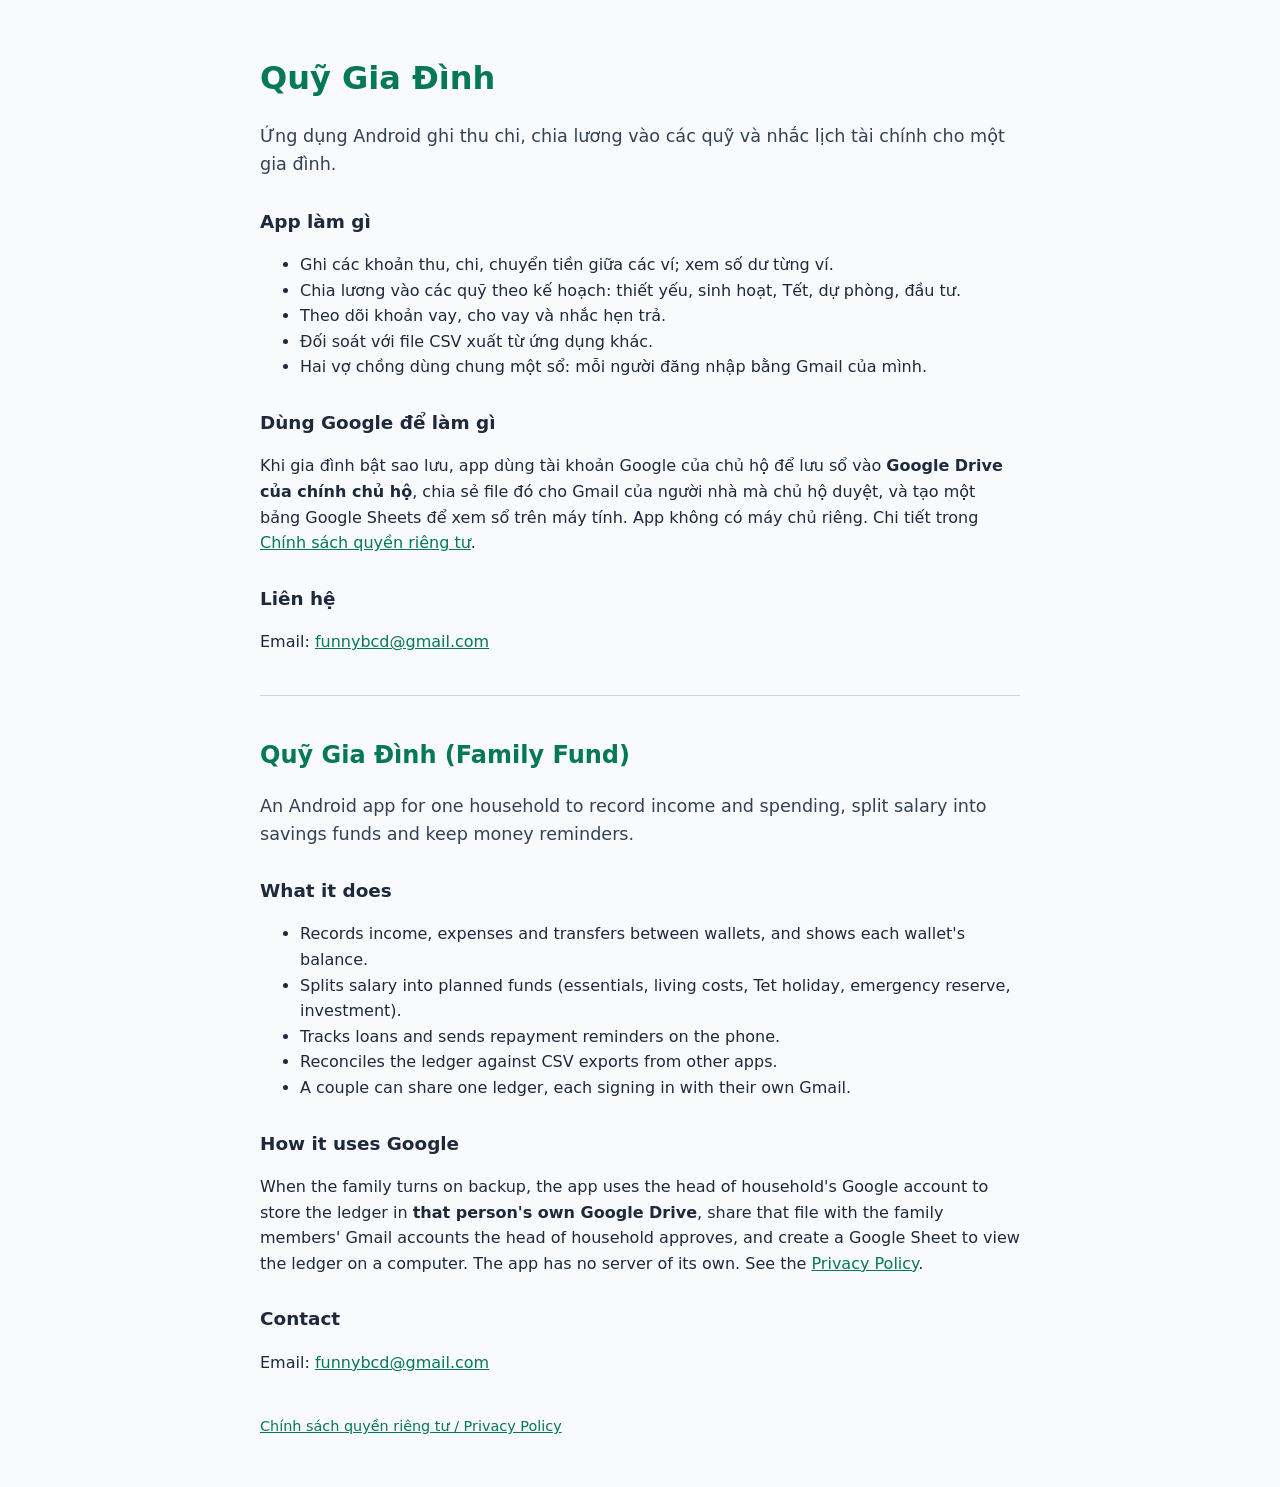
<file: index.html>
<!DOCTYPE html>
<html lang="vi">
<head>
  <meta charset="utf-8">
  <meta name="viewport" content="width=device-width, initial-scale=1">
  <title>Quỹ Gia Đình – Sổ thu chi gia đình</title>
  <meta name="description" content="Quỹ Gia Đình: ứng dụng Android ghi thu chi và chia quỹ cho một gia đình, sao lưu vào Google Drive của chính gia đình.">
  <link rel="stylesheet" href="style.css">
</head>
<body>
  <main>
    <h1>Quỹ Gia Đình</h1>
    <p class="lead">Ứng dụng Android ghi thu chi, chia lương vào các quỹ và nhắc lịch tài chính cho một gia đình.</p>

    <h2>App làm gì</h2>
    <ul>
      <li>Ghi các khoản thu, chi, chuyển tiền giữa các ví; xem số dư từng ví.</li>
      <li>Chia lương vào các quỹ theo kế hoạch: thiết yếu, sinh hoạt, Tết, dự phòng, đầu tư.</li>
      <li>Theo dõi khoản vay, cho vay và nhắc hẹn trả.</li>
      <li>Đối soát với file CSV xuất từ ứng dụng khác.</li>
      <li>Hai vợ chồng dùng chung một sổ: mỗi người đăng nhập bằng Gmail của mình.</li>
    </ul>

    <h2>Dùng Google để làm gì</h2>
    <p>
      Khi gia đình bật sao lưu, app dùng tài khoản Google của chủ hộ để lưu sổ vào
      <strong>Google Drive của chính chủ hộ</strong>, chia sẻ file đó cho Gmail của người nhà mà chủ hộ duyệt,
      và tạo một bảng Google Sheets để xem sổ trên máy tính. App không có máy chủ riêng.
      Chi tiết trong <a href="privacy.html">Chính sách quyền riêng tư</a>.
    </p>

    <h2>Liên hệ</h2>
    <p>Email: <a href="mailto:funnybcd@gmail.com">funnybcd@gmail.com</a></p>

    <hr>

    <section lang="en">
      <h1>Quỹ Gia Đình (Family Fund)</h1>
      <p class="lead">An Android app for one household to record income and spending, split salary into savings funds and keep money reminders.</p>
      <h2>What it does</h2>
      <ul>
        <li>Records income, expenses and transfers between wallets, and shows each wallet's balance.</li>
        <li>Splits salary into planned funds (essentials, living costs, Tet holiday, emergency reserve, investment).</li>
        <li>Tracks loans and sends repayment reminders on the phone.</li>
        <li>Reconciles the ledger against CSV exports from other apps.</li>
        <li>A couple can share one ledger, each signing in with their own Gmail.</li>
      </ul>
      <h2>How it uses Google</h2>
      <p>
        When the family turns on backup, the app uses the head of household's Google account to store the ledger
        in <strong>that person's own Google Drive</strong>, share that file with the family members' Gmail accounts
        the head of household approves, and create a Google Sheet to view the ledger on a computer.
        The app has no server of its own. See the <a href="privacy.html">Privacy Policy</a>.
      </p>
      <h2>Contact</h2>
      <p>Email: <a href="mailto:funnybcd@gmail.com">funnybcd@gmail.com</a></p>
    </section>

    <footer><a href="privacy.html">Chính sách quyền riêng tư / Privacy Policy</a></footer>
  </main>
</body>
</html>
</file>
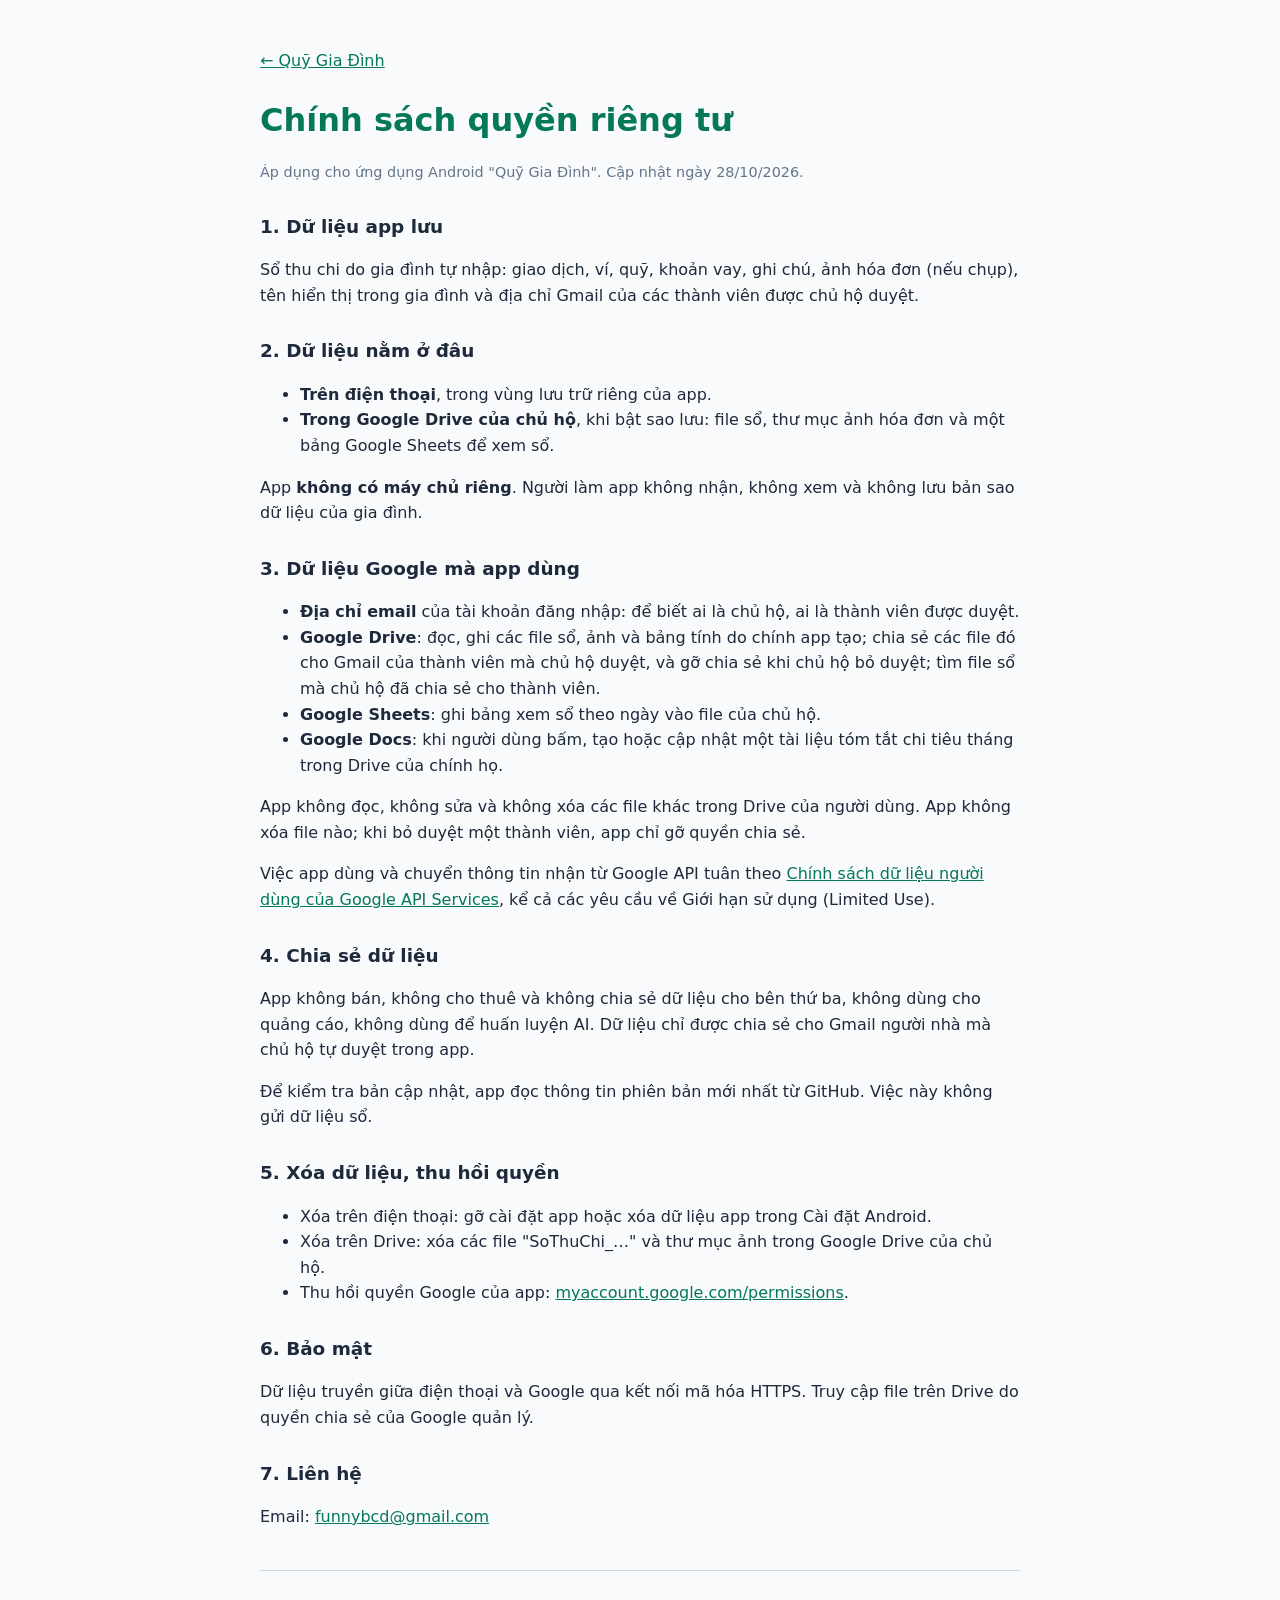
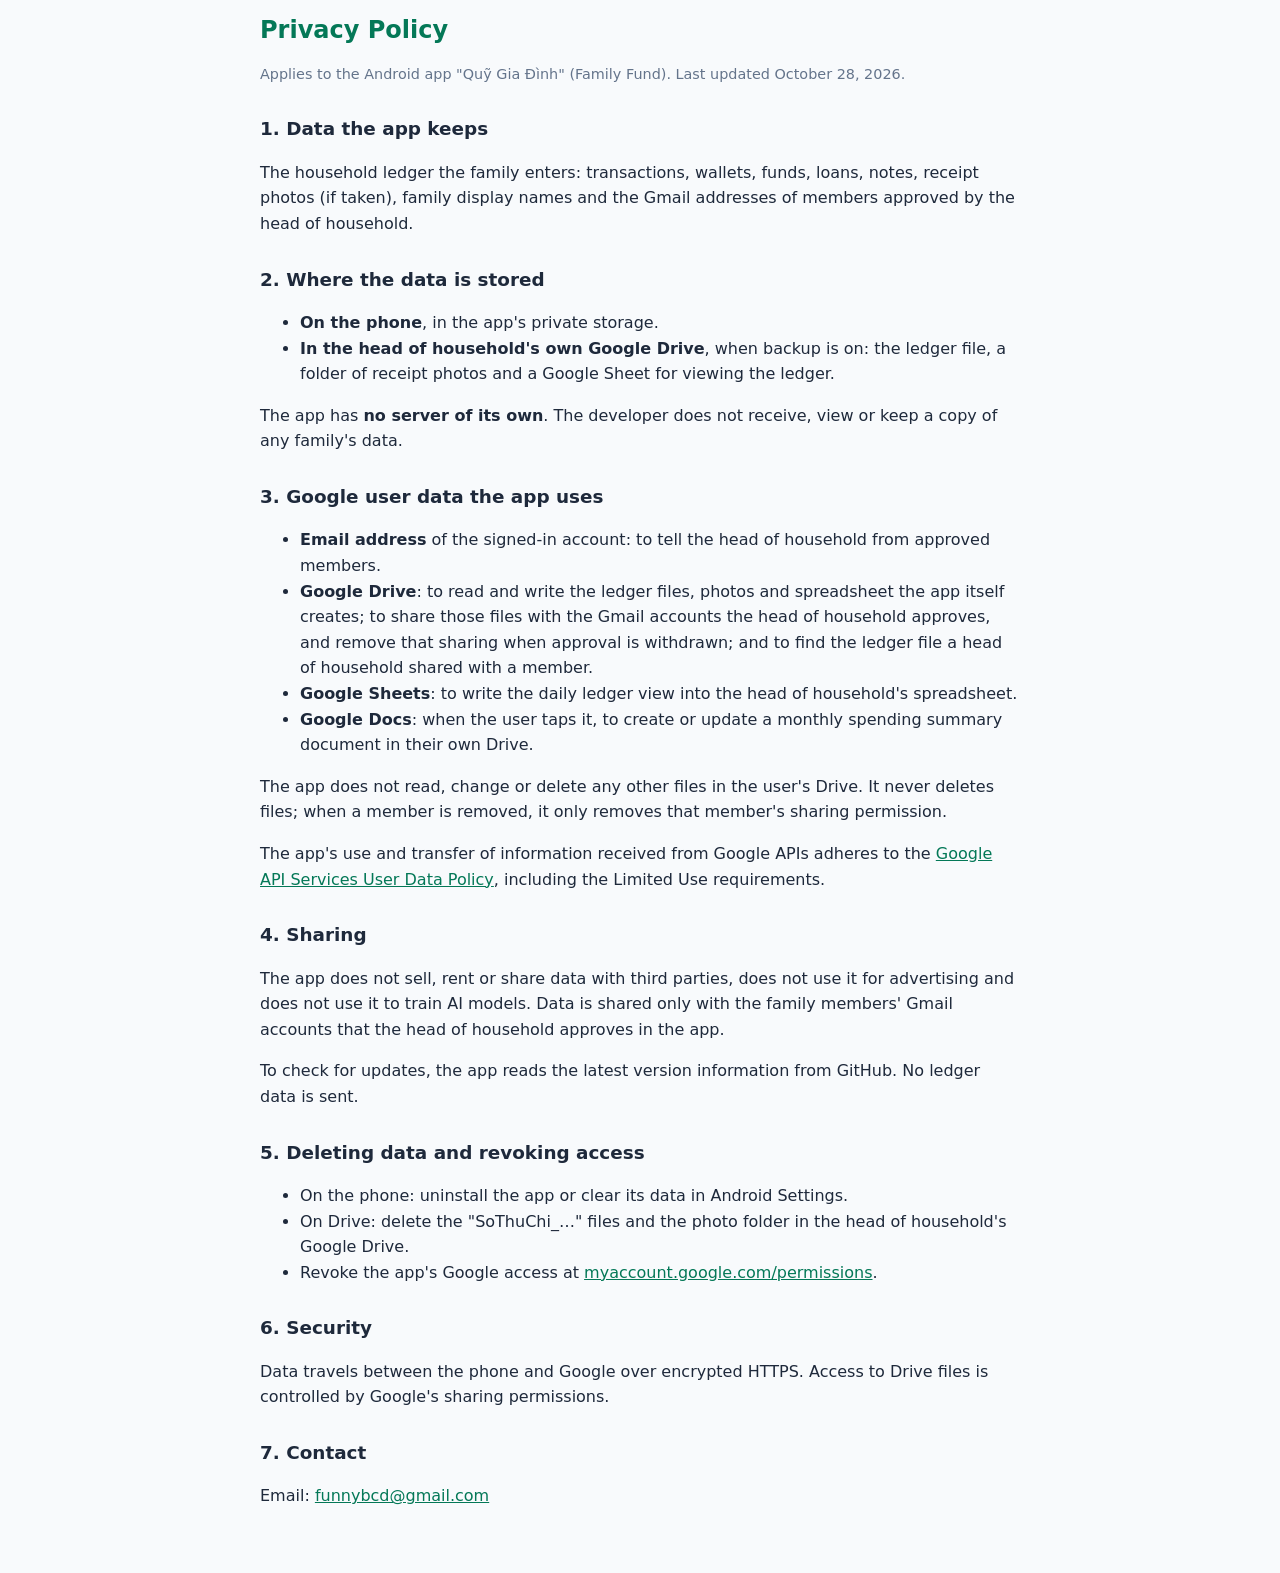
<file: privacy.html>
<!DOCTYPE html>
<html lang="vi">
<head>
  <meta charset="utf-8">
  <meta name="viewport" content="width=device-width, initial-scale=1">
  <title>Chính sách quyền riêng tư – Quỹ Gia Đình</title>
  <link rel="stylesheet" href="style.css">
</head>
<body>
  <main>
    <p><a href="./">← Quỹ Gia Đình</a></p>
    <h1>Chính sách quyền riêng tư</h1>
    <p class="muted">Áp dụng cho ứng dụng Android "Quỹ Gia Đình". Cập nhật ngày 28/10/2026.</p>

    <h2>1. Dữ liệu app lưu</h2>
    <p>
      Sổ thu chi do gia đình tự nhập: giao dịch, ví, quỹ, khoản vay, ghi chú, ảnh hóa đơn (nếu chụp),
      tên hiển thị trong gia đình và địa chỉ Gmail của các thành viên được chủ hộ duyệt.
    </p>

    <h2>2. Dữ liệu nằm ở đâu</h2>
    <ul>
      <li><strong>Trên điện thoại</strong>, trong vùng lưu trữ riêng của app.</li>
      <li><strong>Trong Google Drive của chủ hộ</strong>, khi bật sao lưu: file sổ, thư mục ảnh hóa đơn và một bảng Google Sheets để xem sổ.</li>
    </ul>
    <p>
      App <strong>không có máy chủ riêng</strong>. Người làm app không nhận, không xem và không lưu bản sao dữ liệu của gia đình.
    </p>

    <h2>3. Dữ liệu Google mà app dùng</h2>
    <ul>
      <li><strong>Địa chỉ email</strong> của tài khoản đăng nhập: để biết ai là chủ hộ, ai là thành viên được duyệt.</li>
      <li><strong>Google Drive</strong>: đọc, ghi các file sổ, ảnh và bảng tính do chính app tạo; chia sẻ các file đó cho Gmail của thành viên mà chủ hộ duyệt, và gỡ chia sẻ khi chủ hộ bỏ duyệt; tìm file sổ mà chủ hộ đã chia sẻ cho thành viên.</li>
      <li><strong>Google Sheets</strong>: ghi bảng xem sổ theo ngày vào file của chủ hộ.</li>
      <li><strong>Google Docs</strong>: khi người dùng bấm, tạo hoặc cập nhật một tài liệu tóm tắt chi tiêu tháng trong Drive của chính họ.</li>
    </ul>
    <p>App không đọc, không sửa và không xóa các file khác trong Drive của người dùng. App không xóa file nào; khi bỏ duyệt một thành viên, app chỉ gỡ quyền chia sẻ.</p>
    <p>
      Việc app dùng và chuyển thông tin nhận từ Google API tuân theo
      <a href="https://developers.google.com/terms/api-services-user-data-policy">Chính sách dữ liệu người dùng của Google API Services</a>,
      kể cả các yêu cầu về Giới hạn sử dụng (Limited Use).
    </p>

    <h2>4. Chia sẻ dữ liệu</h2>
    <p>
      App không bán, không cho thuê và không chia sẻ dữ liệu cho bên thứ ba, không dùng cho quảng cáo, không dùng để huấn luyện AI.
      Dữ liệu chỉ được chia sẻ cho Gmail người nhà mà chủ hộ tự duyệt trong app.
    </p>
    <p>
      Để kiểm tra bản cập nhật, app đọc thông tin phiên bản mới nhất từ GitHub. Việc này không gửi dữ liệu sổ.
    </p>

    <h2>5. Xóa dữ liệu, thu hồi quyền</h2>
    <ul>
      <li>Xóa trên điện thoại: gỡ cài đặt app hoặc xóa dữ liệu app trong Cài đặt Android.</li>
      <li>Xóa trên Drive: xóa các file "SoThuChi_…" và thư mục ảnh trong Google Drive của chủ hộ.</li>
      <li>Thu hồi quyền Google của app: <a href="https://myaccount.google.com/permissions">myaccount.google.com/permissions</a>.</li>
    </ul>

    <h2>6. Bảo mật</h2>
    <p>
      Dữ liệu truyền giữa điện thoại và Google qua kết nối mã hóa HTTPS. Truy cập file trên Drive do quyền chia sẻ của Google quản lý.
    </p>

    <h2>7. Liên hệ</h2>
    <p>Email: <a href="mailto:funnybcd@gmail.com">funnybcd@gmail.com</a></p>

    <hr>

    <section lang="en">
      <h1>Privacy Policy</h1>
      <p class="muted">Applies to the Android app "Quỹ Gia Đình" (Family Fund). Last updated October 28, 2026.</p>

      <h2>1. Data the app keeps</h2>
      <p>
        The household ledger the family enters: transactions, wallets, funds, loans, notes, receipt photos (if taken),
        family display names and the Gmail addresses of members approved by the head of household.
      </p>

      <h2>2. Where the data is stored</h2>
      <ul>
        <li><strong>On the phone</strong>, in the app's private storage.</li>
        <li><strong>In the head of household's own Google Drive</strong>, when backup is on: the ledger file, a folder of receipt photos and a Google Sheet for viewing the ledger.</li>
      </ul>
      <p>The app has <strong>no server of its own</strong>. The developer does not receive, view or keep a copy of any family's data.</p>

      <h2>3. Google user data the app uses</h2>
      <ul>
        <li><strong>Email address</strong> of the signed-in account: to tell the head of household from approved members.</li>
        <li><strong>Google Drive</strong>: to read and write the ledger files, photos and spreadsheet the app itself creates; to share those files with the Gmail accounts the head of household approves, and remove that sharing when approval is withdrawn; and to find the ledger file a head of household shared with a member.</li>
        <li><strong>Google Sheets</strong>: to write the daily ledger view into the head of household's spreadsheet.</li>
        <li><strong>Google Docs</strong>: when the user taps it, to create or update a monthly spending summary document in their own Drive.</li>
      </ul>
      <p>The app does not read, change or delete any other files in the user's Drive. It never deletes files; when a member is removed, it only removes that member's sharing permission.</p>
      <p>
        The app's use and transfer of information received from Google APIs adheres to the
        <a href="https://developers.google.com/terms/api-services-user-data-policy">Google API Services User Data Policy</a>,
        including the Limited Use requirements.
      </p>

      <h2>4. Sharing</h2>
      <p>
        The app does not sell, rent or share data with third parties, does not use it for advertising and does not use it to train AI models.
        Data is shared only with the family members' Gmail accounts that the head of household approves in the app.
      </p>
      <p>To check for updates, the app reads the latest version information from GitHub. No ledger data is sent.</p>

      <h2>5. Deleting data and revoking access</h2>
      <ul>
        <li>On the phone: uninstall the app or clear its data in Android Settings.</li>
        <li>On Drive: delete the "SoThuChi_…" files and the photo folder in the head of household's Google Drive.</li>
        <li>Revoke the app's Google access at <a href="https://myaccount.google.com/permissions">myaccount.google.com/permissions</a>.</li>
      </ul>

      <h2>6. Security</h2>
      <p>Data travels between the phone and Google over encrypted HTTPS. Access to Drive files is controlled by Google's sharing permissions.</p>

      <h2>7. Contact</h2>
      <p>Email: <a href="mailto:funnybcd@gmail.com">funnybcd@gmail.com</a></p>
    </section>
  </main>
</body>
</html>
</file>
<file: style.css>
body {
  margin: 0;
  font-family: system-ui, -apple-system, "Segoe UI", Roboto, sans-serif;
  line-height: 1.6;
  color: #1e293b;
  background: #f8fafc;
}
main {
  max-width: 760px;
  margin: 0 auto;
  padding: 32px 20px 48px;
}
h1 { color: #047857; margin-bottom: 4px; }
h2 { margin-top: 28px; font-size: 1.15rem; }
.lead { font-size: 1.1rem; color: #334155; }
.muted { color: #64748b; font-size: 0.9rem; }
a { color: #047857; }
hr { margin: 40px 0; border: 0; border-top: 1px solid #cbd5e1; }
footer { margin-top: 40px; font-size: 0.9rem; }
</file>
